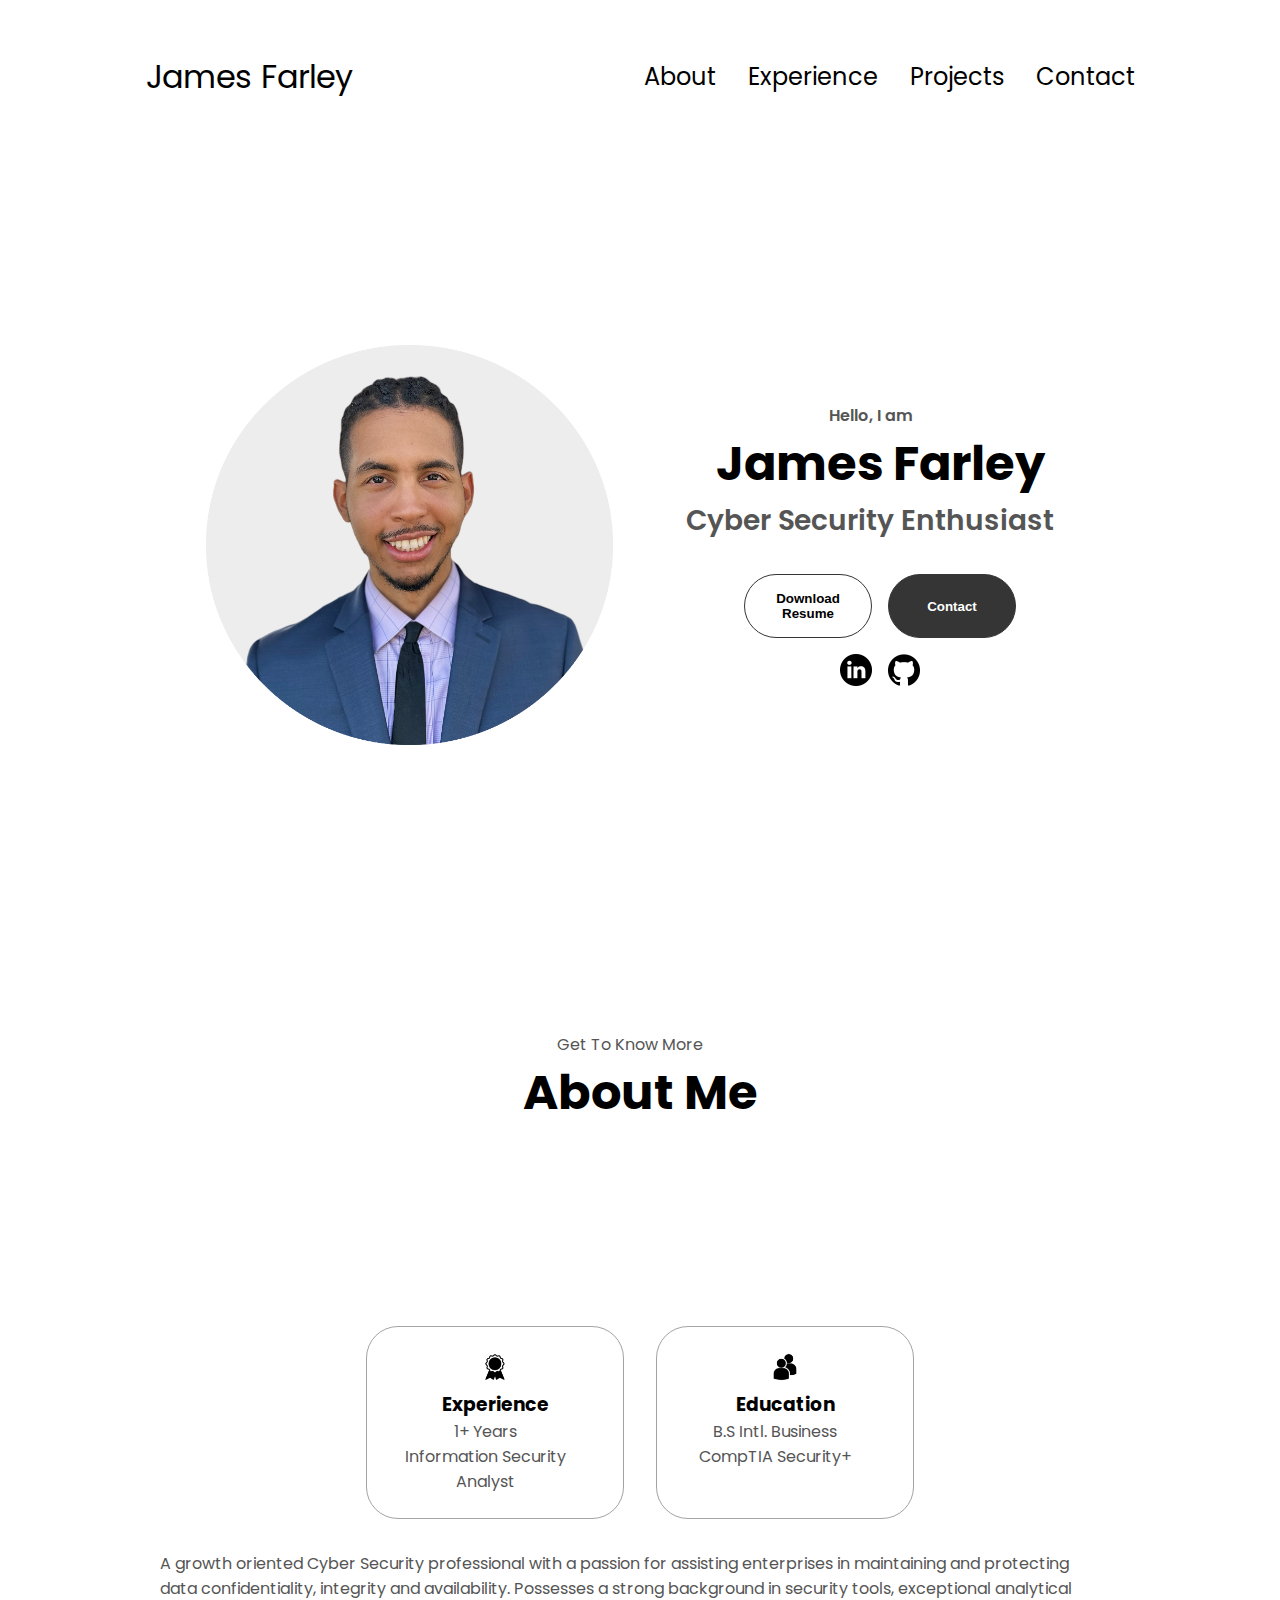
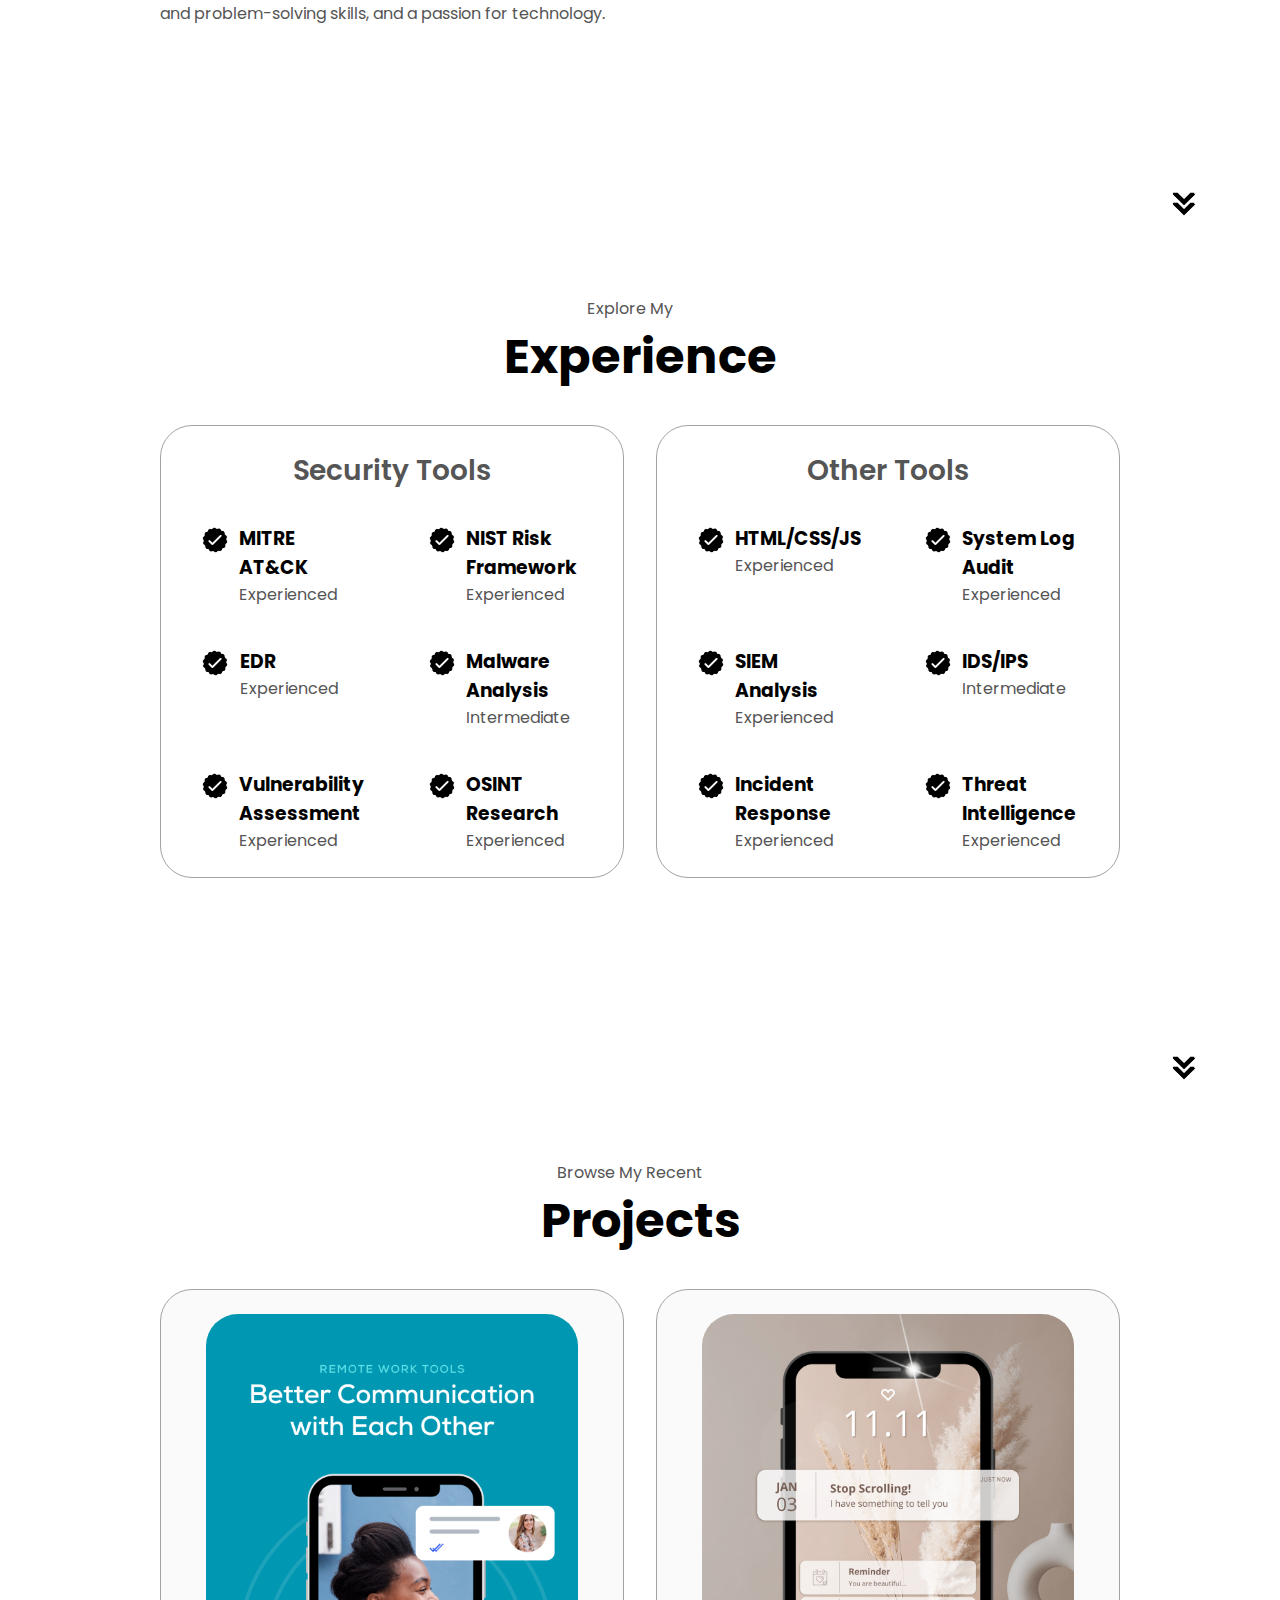
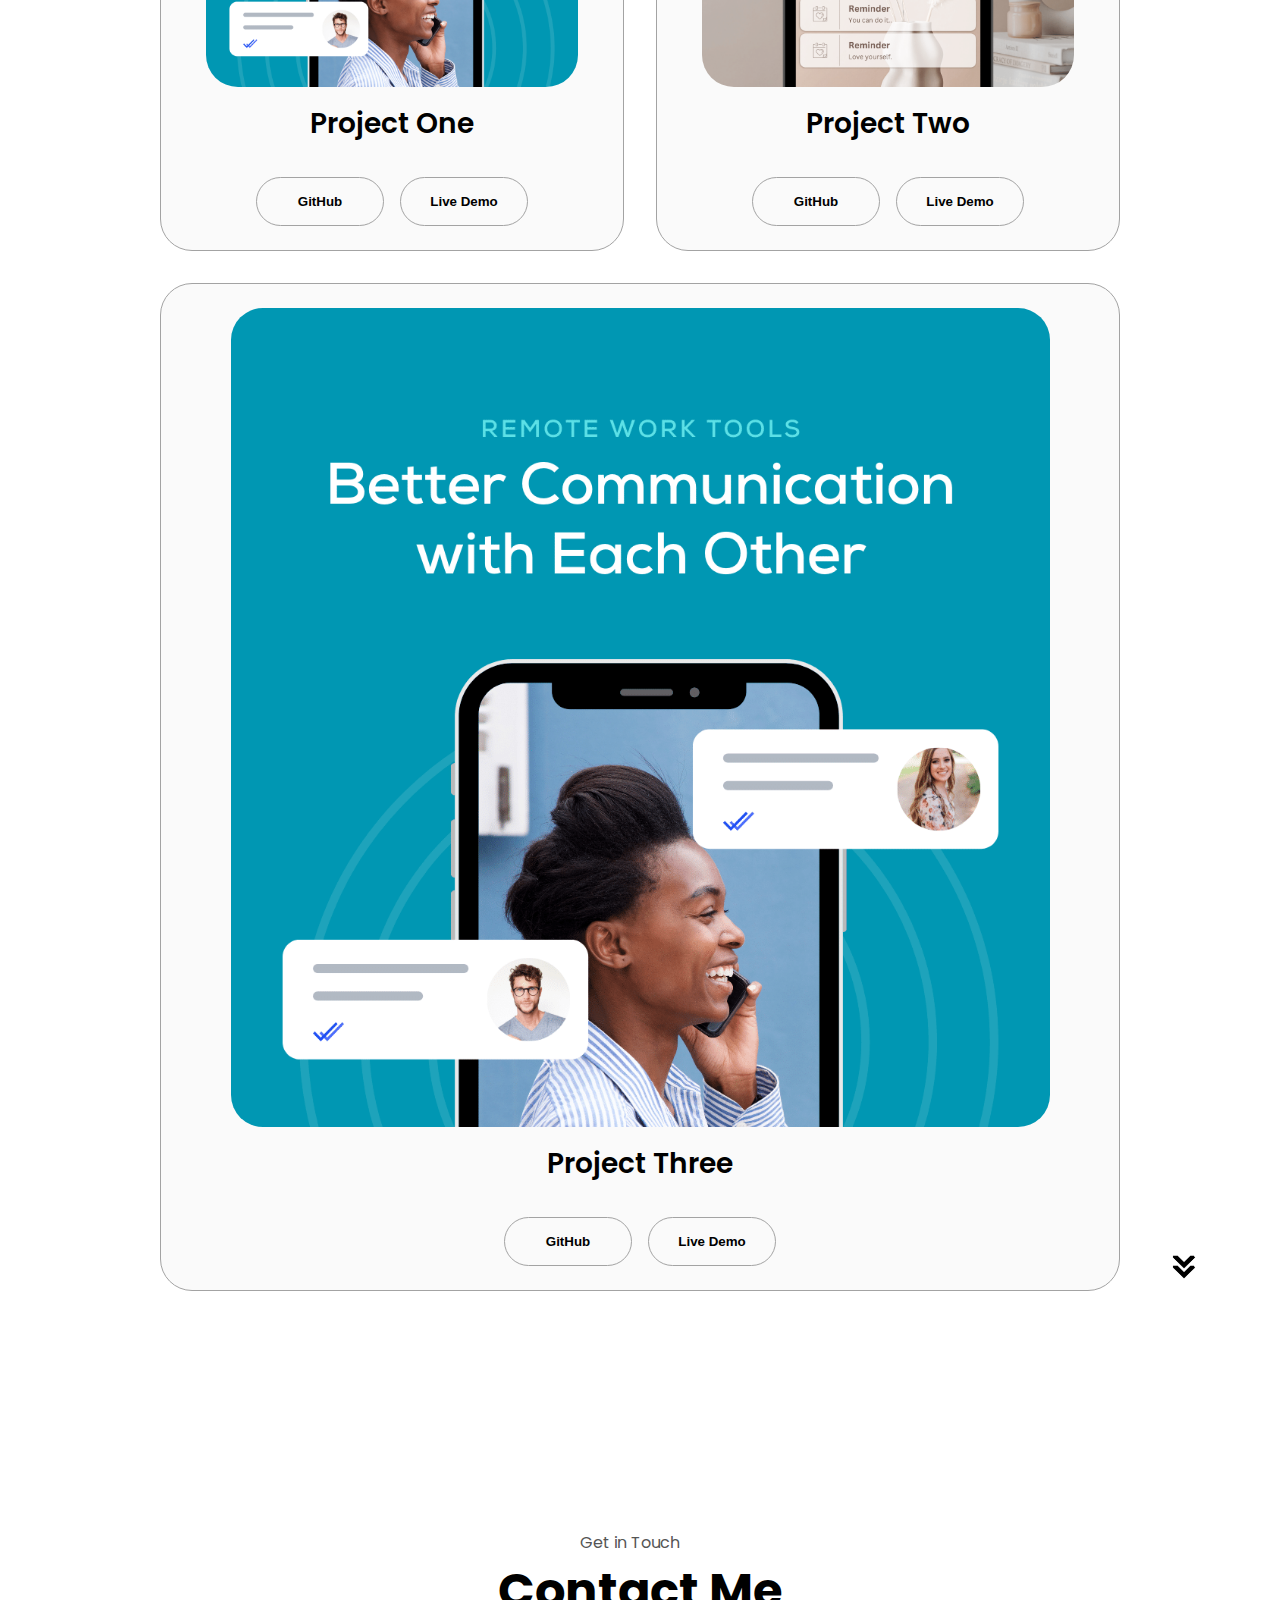
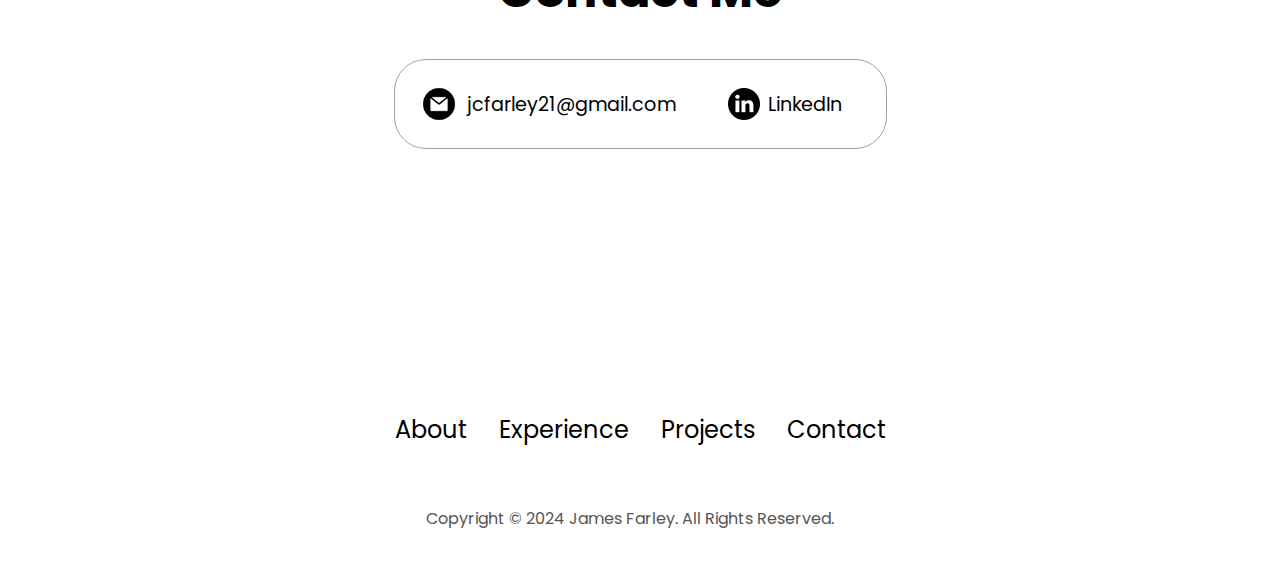
<file: index.html>
<!DOCTYPE html>
<html lang="en">
<head>
    <meta charset="UTF-8">
    <meta name="viewport" content="width=device-width, initial-scale=1.0">
    <title>My Portfolio</title>
    <link rel="stylesheet" href="style.css"> 
    <link rel="stylesheet" href="mediaqueries.css"> 
</head>
<body>
    <nav id="desktop-nav">
        <div class="logo">James Farley</div>
        <div>
            <ul class="nav-links">
                <li><a href="#about">About</a></li>
                <li><a href="#experience">Experience</a></li>
                <li><a href="#projects">Projects</a></li>
                <li><a href="#contact">Contact</a></li>
            </ul>
        </div>
    </nav>
     <nav id="hamburger-nav">
        <div class="logo">James Farley</div>
        <div class="hamburger-menu">
            <div class="hamburger-icon" onclick="toggleMenu()">
                <span></span>
                <span></span>
                <span></span>
            </div>
             <div class="menu-links">
                <li><a href="#about" onclick="toggleMenu()">About</a></li>
                <li><a href="#experience" onclick="toggleMenu()">Experience</a></li>
                <li><a href="#projects" onclick="toggleMenu()">Projects</a></li>
                <li><a href="#contact" onclick="toggleMenu()">Contact</a></li>
             </div>
        </div>
     </nav>

     <!-- SECTIONS -->
<section id="profile">
        <div class="section__pic-container">
            <img src="./assets/James_Farley_Photo-PhotoRoom.png-PhotoRoom(1).png" alt="James Farley Profile Pic">
        </div>
        <div class="section__text">
            <p class="section__text__pl">Hello, I am</p>
            <h1 class="title">James Farley</h1>
            <p class="section__text__p2">Cyber Security Enthusiast</p>
            <div class="btn-container"> <!--Resume-->
                <button class="btn btn-color-2" onclick="window.open('./assets/James Farley Resume 2023 Information Security 5g2.pdf')">Download Resume
                </button>
                <button class="btn btn-color-1" onclick="location.href='./#contact'">Contact
                </button>
            </div>
            <div id="socials-container">
                <img src="./assets/linkedin.png" alt="My LinkedIn Profile" class="icon" onclick="location.href='https://www.linkedin.com/in/james-farley-96939060/'">
                <img src="./assets/github.png" alt="My GitHub Profile" class="icon" onclick="location.href='https://github.com/chaseme2200'">
            </div>
        </div>
</section>

<section id="about">
        <p class="section__text__p1">Get To Know More</p>
        <h1 class="title">About Me</h1></p>
        <div class="section-container">
            <!-- <div class="section__pic-container">
                 <img src="./assets/about-pic.png" alt="Profile picture" class="about-pic">
            </div>  -->
            <div class="about-details-container">
                <div class="about-containers">
                    <div class="details-container">
                        <img src="./assets/experience.png" alt="experience icon" class="icon">
                        <h3>Experience</h3>
                        <p>1+ Years <br>Information Security Analyst</p>
                    </div>
                    <div class="details-container">
                        <img src="./assets/education.png" alt="education icon" class="icon">
                        <h3>Education</h3>
                        <p>B.S Intl. Business <br>CompTIA Security+</p>
                    </div>
                </div>
                 <div class="text-container">
                    <p>A growth oriented Cyber Security professional with a passion for assisting enterprises in maintaining and protecting data confidentiality, integrity and availability. Possesses a strong background in security tools, exceptional analytical and problem-solving skills, and a passion for technology. </p>
                 </div>
            </div>
        </div>
         <img src="./assets/arrow.png" alt="arrow icon" class="icon arrow"
         onclick="location.href='./#experience'">

</section>

<section id="experience">
        <p class="section__text__p1">Explore My</p>
        <h1 class="title">Experience</h1>
        <div class="experience-details-container">
            <div class="about-containers">
                <div class="details-container">
                    <h2 class="experience-sub-title">Security Tools</h2>
                    <div class="article-container">
                          

                        <article>
                            <img src="./assets/checkmark.png" alt="experience icon" class="icon">
                            <div>
                                <h3>MITRE AT&CK</h3>
                                <p>Experienced</p>
                            </div>
                        </article>
                        <article>
                            <img src="./assets/checkmark.png" alt="experience icon" class="icon">
                            <div>
                                <h3>NIST Risk Framework</h3>
                                <p>Experienced</p>
                            </div>
                        </article>
                        <article>
                            <img src="./assets/checkmark.png" alt="experience icon" class="icon">
                            <div class="edr">
                                <h3>EDR</h3>
                                <p>Experienced</p>
                            </div>
                        </article>
                        <article>
                            <img src="./assets/checkmark.png" alt="experience icon" class="icon">
                            <div>
                                <h3>Malware Analysis</h3>
                                <p>Intermediate</p>
                            </div>
                        </article>
                        <article>
                            <img src="./assets/checkmark.png" alt="experience icon" class="icon">
                            <div>
                                <h3>Vulnerability Assessment</h3>
                                <p>Experienced</p>
                            </div>
                        </article>
                        <article>
                            <img src="./assets/checkmark.png" alt="experience icon" class="icon">
                            <div>
                                <h3>OSINT Research </h3>
                                <p>Experienced</p>
                            </div>
                        </article>
                    </div>
                </div>
                <div class="details-container">
                    <h2 class="experience-sub-title">Other Tools</h2>
                    <div class="article-container">
                          

                        <article>
                            <img src="./assets/checkmark.png" alt="experience icon" class="icon">
                            <div>
                                <h3>HTML/CSS/JS</h3>
                                <p>Experienced</p>
                            </div>
                        </article>
                        <article>
                            <img src="./assets/checkmark.png" alt="experience icon" class="icon">
                            <div>
                                <h3>System Log Audit</h3>
                                <p>Experienced</p>
                            </div>
                        </article>
                        <article>
                            <img src="./assets/checkmark.png" alt="experience icon" class="icon">
                            <div>
                                <h3>SIEM Analysis</h3>
                                <p>Experienced</p>
                            </div>
                        </article>
                        <article>
                            <img src="./assets/checkmark.png" alt="experience icon" class="icon">
                            <div class="ids">
                                <h3>IDS/IPS</h3>
                                <p>Intermediate</p>
                            </div>
                        </article>
                        <article>
                            <img src="./assets/checkmark.png" alt="experience icon" class="icon">
                            <div>
                                <h3>Incident Response</h3>
                                <p>Experienced</p>
                            </div>
                        </article>
                        <article>
                            <img src="./assets/checkmark.png" alt="experience icon" class="icon">
                            <div>
                                <h3>Threat Intelligence </h3>
                                <p>Experienced</p>
                            </div>
                        </article>
            </div>
        </div>
        <img src="./assets/arrow.png" alt="arrow icon" class="icon arrow" onclick="location.href='./#projects'">
 </section>

 <section id="projects">
    <p class="section__text__p1">Browse My Recent</p>
    <h1 class="title">Projects</h1>
    <div class="experience-details-container">
        <div class="about-containers">
        <div class="details-container color-container">
            <div class="article-container">
                <img src="./assets/project-1.png" alt="project 1" class="project-img">
            </div>
            <h2 class="experience-sub-title project-title">Project One</h2>
            <div class="btn-container">
                <button class="btn btn-color-2 project-btn" onclick="location.href='https://github.com/'">
                    GitHub
                </button>
                <button class="btn btn-color-2 project-btn" onclick="location.href='https://github.com/'">
                    Live Demo
                </button>
            </div>
        </div>
        <div class="details-container color-container">
            <div class="article-container">
                <img src="./assets/project-2.png" alt="project 1" class="project-img">
            </div>
            <h2 class="experience-sub-title project-title">Project Two</h2>
            <div class="btn-container">
                <button class="btn btn-color-2 project-btn" onclick="location.href='https://github.com/'">
                    GitHub
                </button>
                <button class="btn btn-color-2 project-btn" onclick="location.href='https://github.com/'">
                    Live Demo
                </button>
            </div>
        </div>
        <div class="details-container color-container">
            <div class="article-container">
                <img src="./assets/project-1.png" alt="project 1" class="project-img">
            </div>
            <h2 class="experience-sub-title project-title">Project Three</h2>
            <div class="btn-container">
                <button class="btn btn-color-2 project-btn" onclick="location.href='https://github.com/'">
                    GitHub
                </button>
                <button class="btn btn-color-2 project-btn" onclick="location.href='https://github.com/'">
                    Live Demo
                </button>
            </div></div>
        </div>
    </div>
    <img src="./assets/arrow.png" alt="Arrow icon" class="icon arrow"
    onclick="location.href='./#contact'"/>


 </section>

 <section id="contact">
    <p class="section__text__p1">Get in Touch</p>
    <h1 class="title">Contact Me</h1>
    <div class="contact-info-upper-container">
        <div class="contact-info-container">
            <img src="./assets/email.png" alt="email icon" class="icon contact-icon email-icon">
            <p><a href=mailto:"jcfarley21@gmail.com">jcfarley21@gmail.com</a></p>
        </div>
        <div class="contact-info-container">
            <img src="./assets/linkedin.png" alt="LinkedIn icon" class="icon contact-icon">
            <p><a href="https://www.linkedin.com/in/james-farley-96939060/">LinkedIn</a></p>
        </div>
    </div>
 </section>

<footer>
    <nav>
        <div class="nav-links-container">
            <ul class="nav-links">
                <li><a href="#about">About</a></li>
                <li><a href="#experience">Experience</a></li>
                <li><a href="#projects">Projects</a></li>
                <li><a href="#contact">Contact</a></li>
            </ul>
        </div>
    </nav>
    <p>Copyright &#169; 2024 James Farley. All Rights Reserved.</p>
</footer> 


 <!-- JavaScript -->
    <script src="script.js"></script>
</body>
</html>
</file>
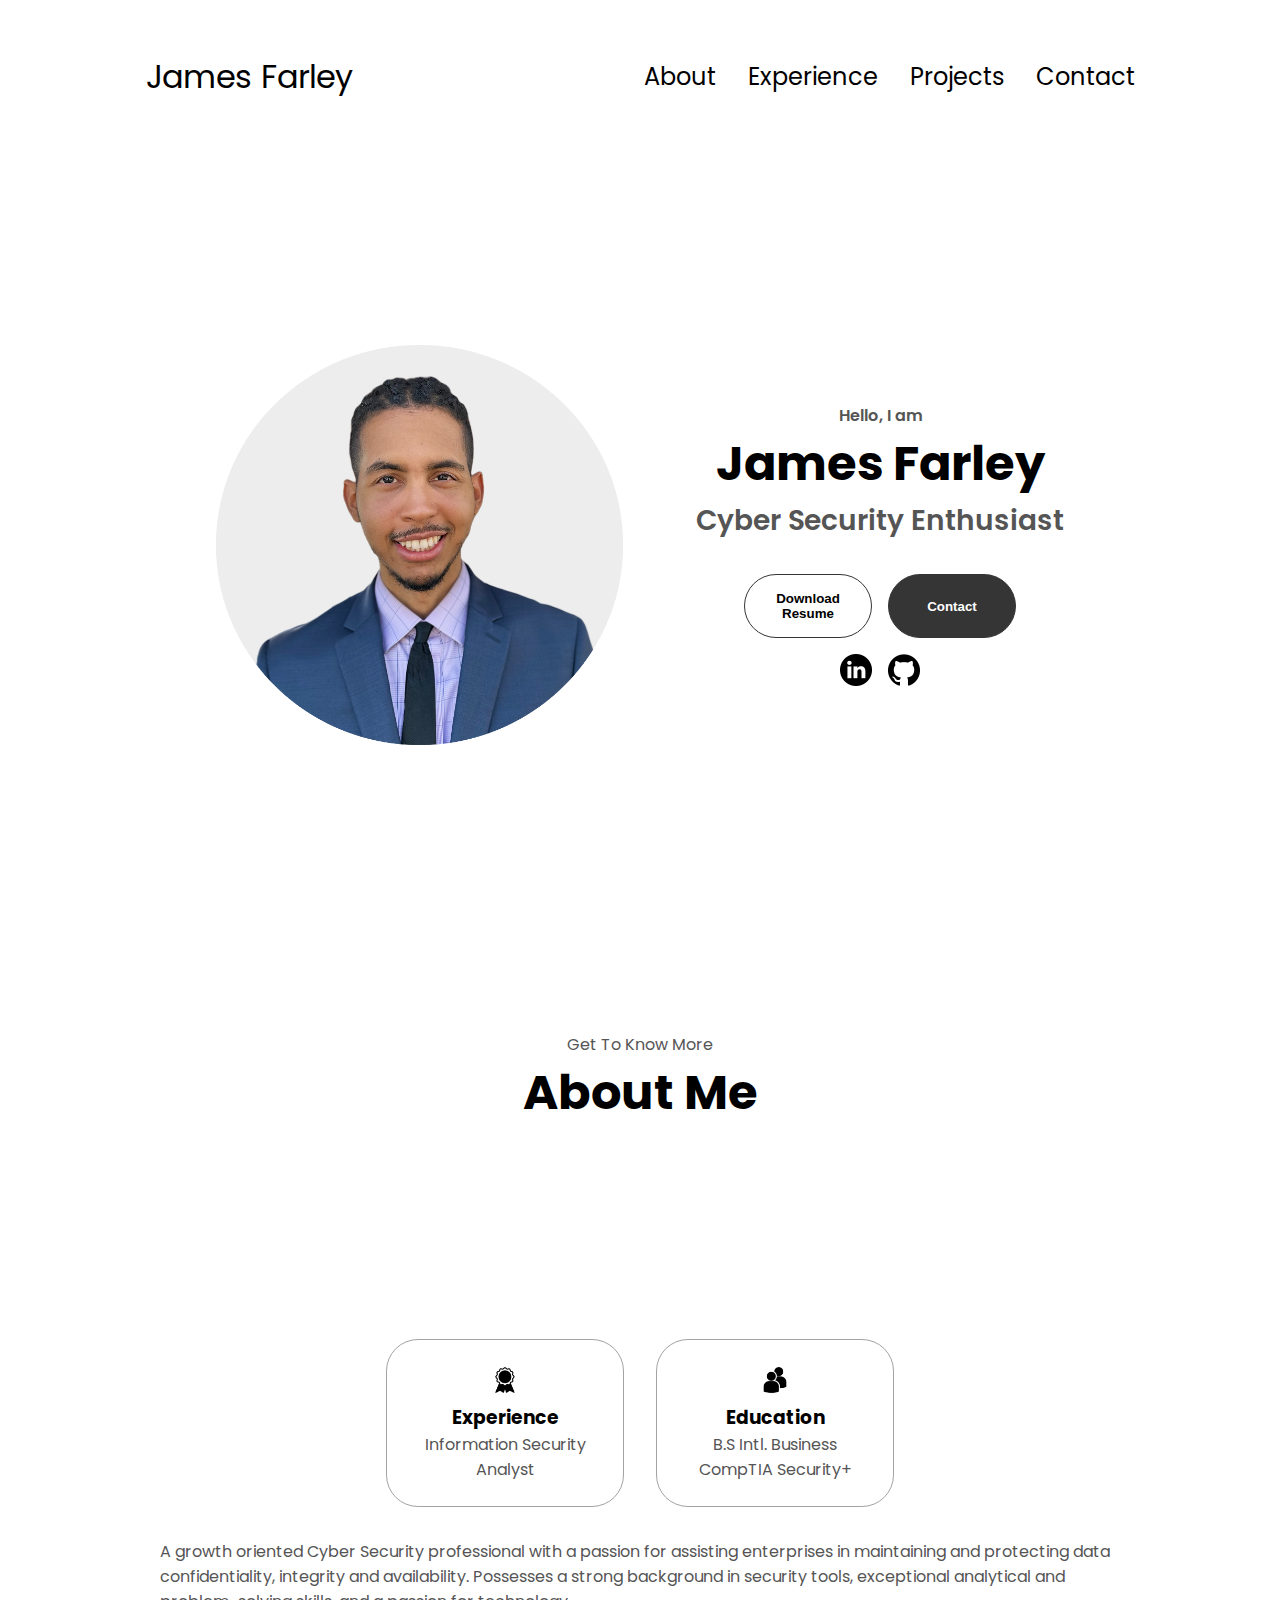
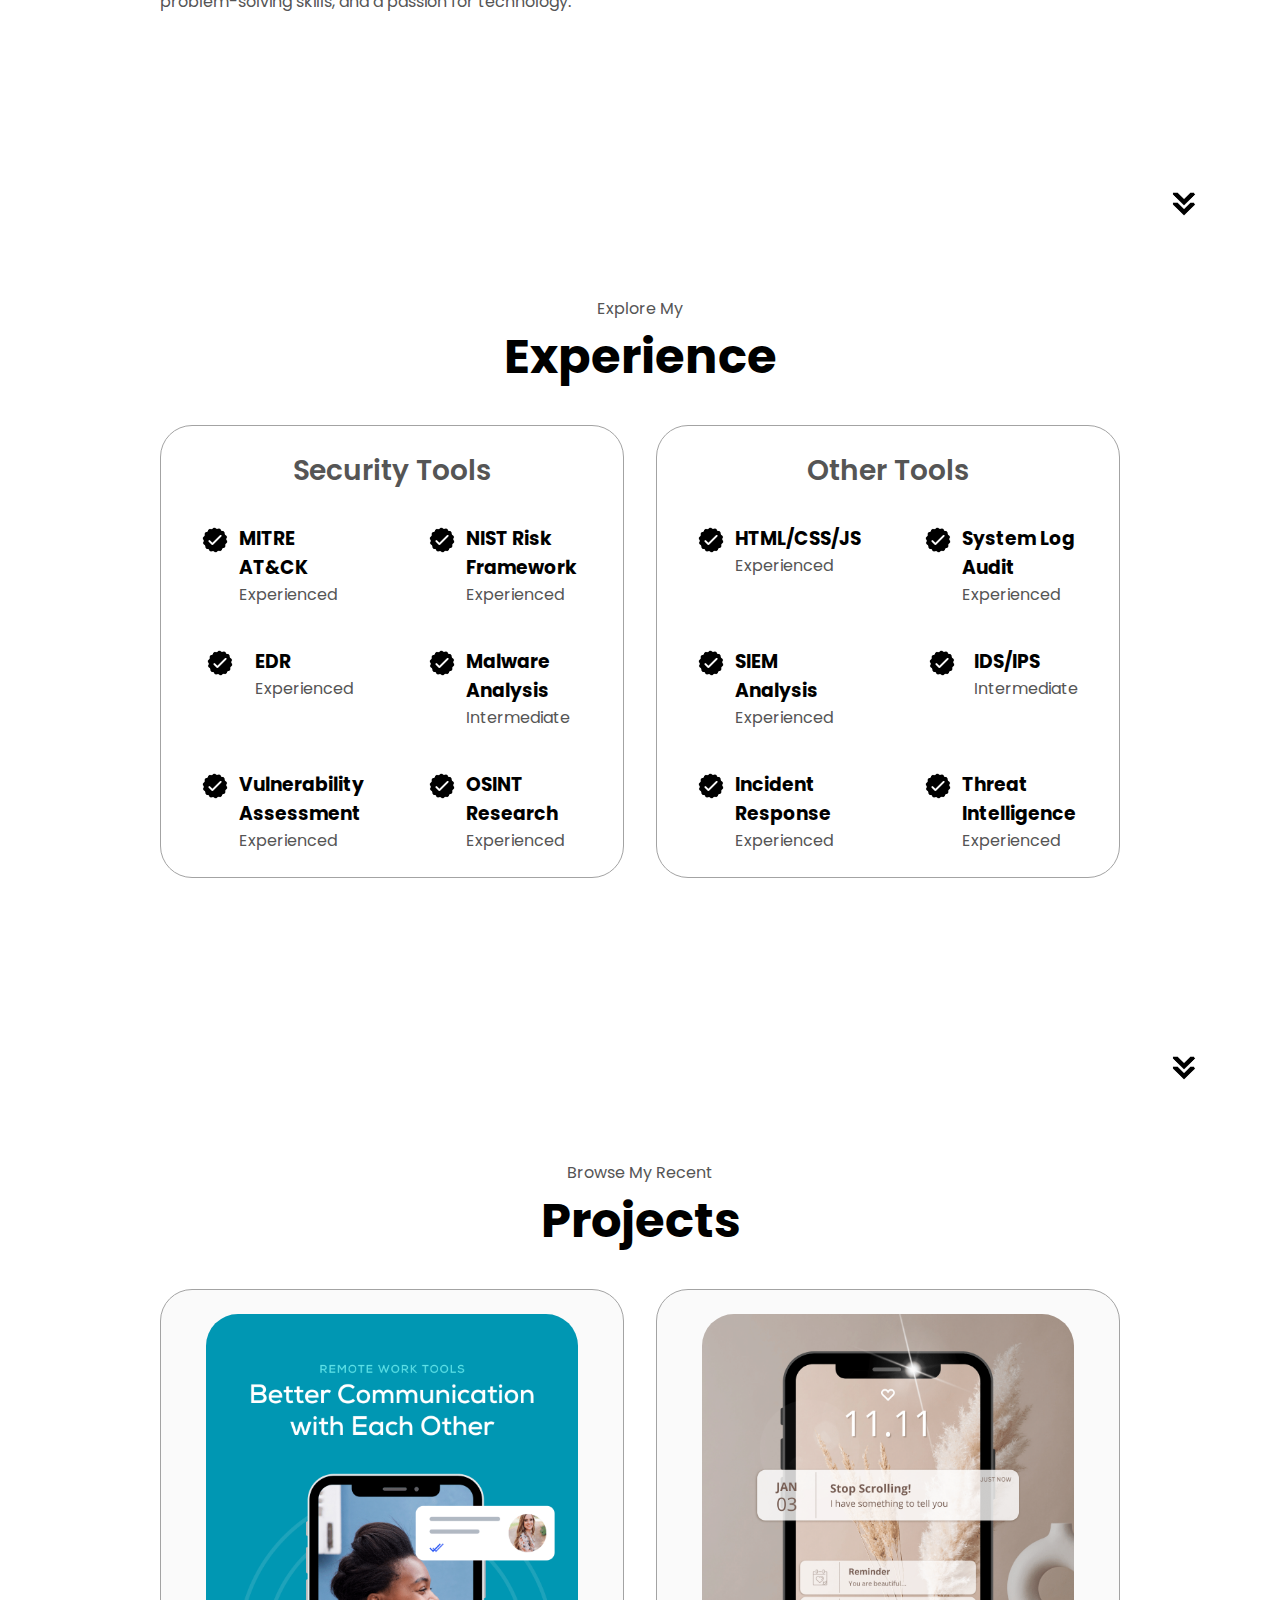
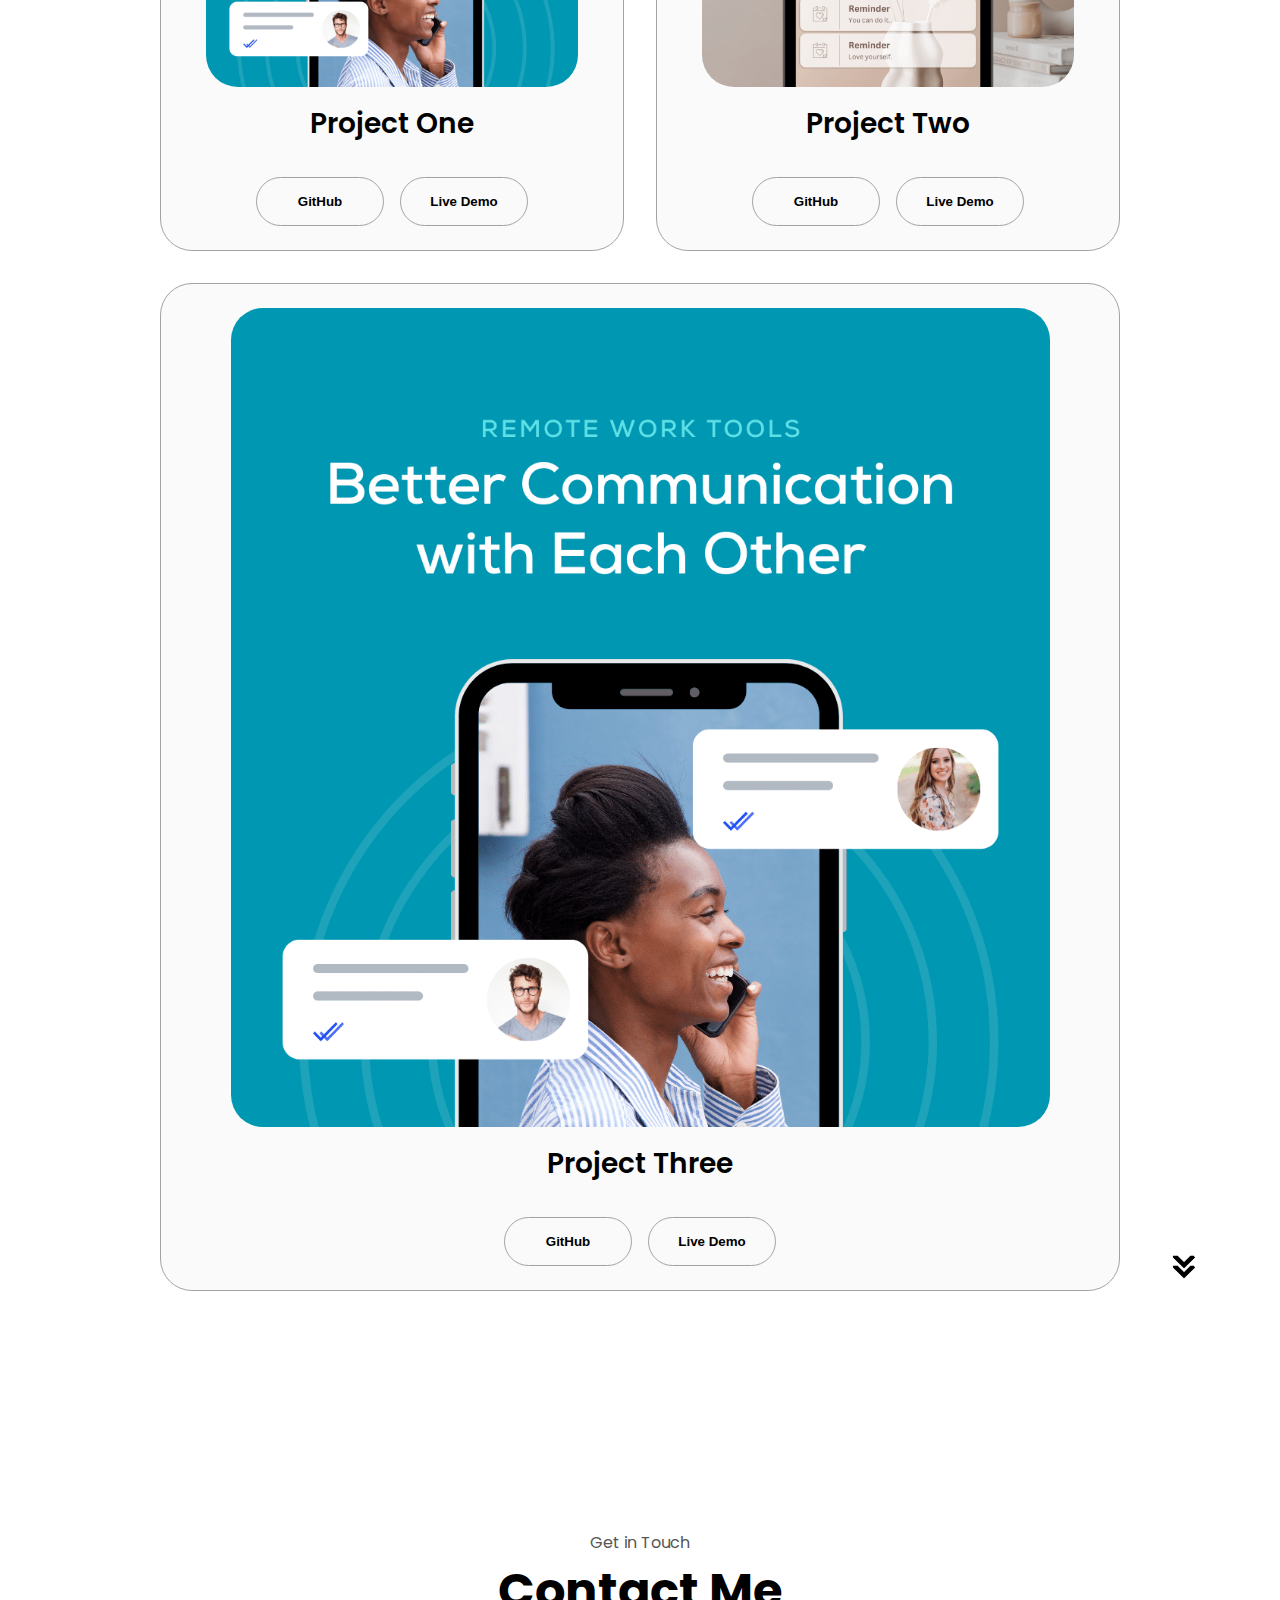
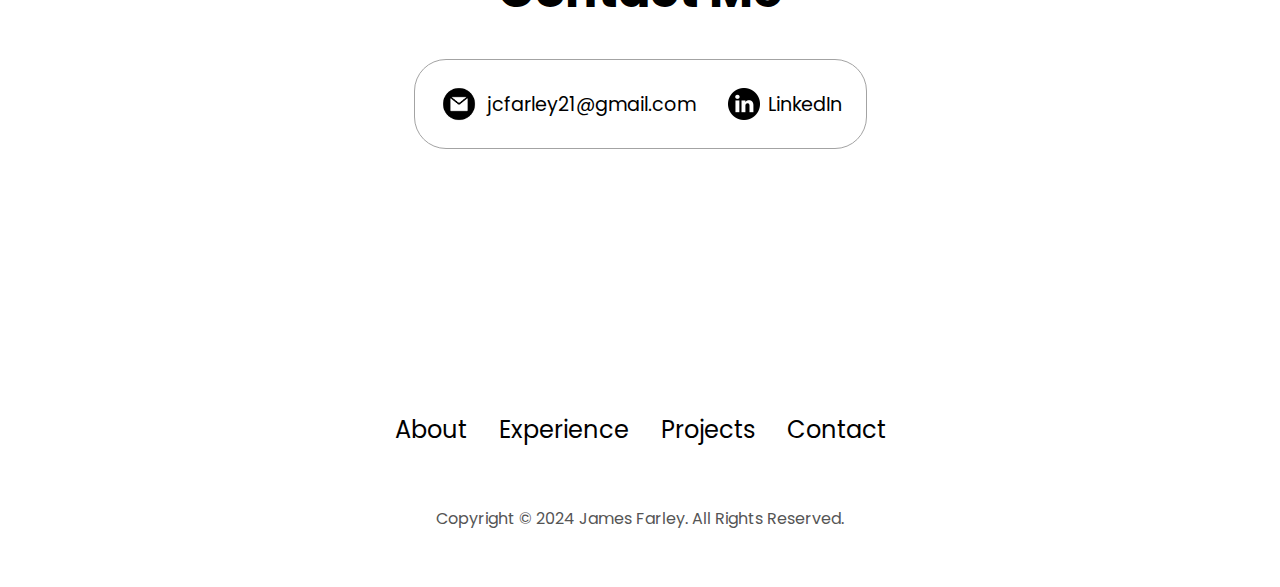
<file: resume_site3/index.html>
<!DOCTYPE html>
<html lang="en">
<head>
    <meta charset="UTF-8">
    <meta name="viewport" content="width=device-width, initial-scale=1.0">
    <title>My Portfolio</title>
    <link rel="stylesheet" href="style.css"> 
    <link rel="stylesheet" href="mediaqueries.css"> 
</head>
<body>
    <nav id="desktop-nav">
        <div class="logo">James Farley</div>
        <div>
            <ul class="nav-links">
                <li><a href="#about">About</a></li>
                <li><a href="#experience">Experience</a></li>
                <li><a href="#projects">Projects</a></li>
                <li><a href="#contact">Contact</a></li>
            </ul>
        </div>
    </nav>
     <nav id="hamburger-nav">
        <div class="logo">James Farley</div>
        <div class="hamburger-menu">
            <div class="hamburger-icon" onclick="toggleMenu()">
                <span></span>
                <span></span>
                <span></span>
            </div>
             <div class="menu-links">
                <li><a href="#about" onclick="toggleMenu()">About</a></li>
                <li><a href="#experience" onclick="toggleMenu()">Experience</a></li>
                <li><a href="#projects" onclick="toggleMenu()">Projects</a></li>
                <li><a href="#contact" onclick="toggleMenu()">Contact</a></li>
             </div>
        </div>
     </nav>

     <!-- SECTIONS -->
<section id="profile">
        <div class="section__pic-container">
            <img src="./assets/James_Farley_Photo-PhotoRoom.png-PhotoRoom(1).png" alt="James Farley Profile Pic">
        </div>
        <div class="section__text">
            <p class="section__text__pl">Hello, I am</p>
            <h1 class="title">James Farley</h1>
            <p class="section__text__p2">Cyber Security Enthusiast</p>
            <div class="btn-container"> <!--Resume-->
                <button class="btn btn-color-2" onclick="window.open('./assets/James Farley Resume 2023 Information Security 5g2.pdf')">Download Resume
                </button>
                <button class="btn btn-color-1" onclick="location.href='./#contact'">Contact
                </button>
            </div>
            <div id="socials-container">
                <img src="./assets/linkedin.png" alt="My LinkedIn Profile" class="icon" onclick="location.href='https://www.linkedin.com/in/james-farley-96939060/'">
                <img src="./assets/github.png" alt="My GitHub Profile" class="icon" onclick="location.href='https://github.com/chaseme2200'">
            </div>
        </div>
</section>

<section id="about">
        <p class="section__text__p1">Get To Know More</p>
        <h1 class="title">About Me</h1></p>
        <div class="section-container">
            <!-- <div class="section__pic-container">
                 <img src="./assets/about-pic.png" alt="Profile picture" class="about-pic">
            </div>  -->
            <div class="about-details-container">
                <div class="about-containers">
                    <div class="details-container">
                        <img src="./assets/experience.png" alt="experience icon" class="icon">
                        <h3>Experience</h3>
                        <p>Information Security Analyst</p>
                    </div>
                    <div class="details-container">
                        <img src="./assets/education.png" alt="education icon" class="icon">
                        <h3>Education</h3>
                        <p>B.S Intl. Business <br>CompTIA Security+</p>
                    </div>
                </div>
                 <div class="text-container">
                    <p>A growth oriented Cyber Security professional with a passion for assisting enterprises in maintaining and protecting data confidentiality, integrity and availability. Possesses a strong background in security tools, exceptional analytical and problem-solving skills, and a passion for technology. </p>
                 </div>
            </div>
        </div>
         <img src="./assets/arrow.png" alt="arrow icon" class="icon arrow"
         onclick="location.href='./#experience'">

</section>

<section id="experience">
        <p class="section__text__p1">Explore My</p>
        <h1 class="title">Experience</h1>
        <div class="experience-details-container">
            <div class="about-containers">
                <div class="details-container">
                    <h2 class="experience-sub-title">Security Tools</h2>
                    <div class="article-container">
                          

                        <article>
                            <img src="./assets/checkmark.png" alt="experience icon" class="icon">
                            <div>
                                <h3>MITRE AT&CK</h3>
                                <p>Experienced</p>
                            </div>
                        </article>
                        <article>
                            <img src="./assets/checkmark.png" alt="experience icon" class="icon">
                            <div>
                                <h3>NIST Risk Framework</h3>
                                <p>Experienced</p>
                            </div>
                        </article>
                        <article>
                            <img src="./assets/checkmark.png" alt="experience icon" class="icon">
                            <div>
                                <h3>EDR</h3>
                                <p>Experienced</p>
                            </div>
                        </article>
                        <article>
                            <img src="./assets/checkmark.png" alt="experience icon" class="icon">
                            <div>
                                <h3>Malware Analysis</h3>
                                <p>Intermediate</p>
                            </div>
                        </article>
                        <article>
                            <img src="./assets/checkmark.png" alt="experience icon" class="icon">
                            <div>
                                <h3>Vulnerability Assessment</h3>
                                <p>Experienced</p>
                            </div>
                        </article>
                        <article>
                            <img src="./assets/checkmark.png" alt="experience icon" class="icon">
                            <div>
                                <h3>OSINT Research </h3>
                                <p>Experienced</p>
                            </div>
                        </article>
                    </div>
                </div>
                <div class="details-container">
                    <h2 class="experience-sub-title">Other Tools</h2>
                    <div class="article-container">
                          

                        <article>
                            <img src="./assets/checkmark.png" alt="experience icon" class="icon">
                            <div>
                                <h3>HTML/CSS/JS</h3>
                                <p>Experienced</p>
                            </div>
                        </article>
                        <article>
                            <img src="./assets/checkmark.png" alt="experience icon" class="icon">
                            <div>
                                <h3>System Log Audit</h3>
                                <p>Experienced</p>
                            </div>
                        </article>
                        <article>
                            <img src="./assets/checkmark.png" alt="experience icon" class="icon">
                            <div>
                                <h3>SIEM Analysis</h3>
                                <p>Experienced</p>
                            </div>
                        </article>
                        <article>
                            <img src="./assets/checkmark.png" alt="experience icon" class="icon">
                            <div>
                                <h3>IDS/IPS</h3>
                                <p>Intermediate</p>
                            </div>
                        </article>
                        <article>
                            <img src="./assets/checkmark.png" alt="experience icon" class="icon">
                            <div>
                                <h3>Incident Response</h3>
                                <p>Experienced</p>
                            </div>
                        </article>
                        <article>
                            <img src="./assets/checkmark.png" alt="experience icon" class="icon">
                            <div>
                                <h3>Threat Intelligence </h3>
                                <p>Experienced</p>
                            </div>
                        </article>
            </div>
        </div>
        <img src="./assets/arrow.png" alt="arrow icon" class="icon arrow" onclick="location.href='./#projects'">
 </section>

 <section id="projects">
    <p class="section__text__p1">Browse My Recent</p>
    <h1 class="title">Projects</h1>
    <div class="experience-details-container">
        <div class="about-containers">
        <div class="details-container color-container">
            <div class="article-container">
                <img src="./assets/project-1.png" alt="project 1" class="project-img">
            </div>
            <h2 class="experience-sub-title project-title">Project One</h2>
            <div class="btn-container">
                <button class="btn btn-color-2 project-btn" onclick="location.href='https://github.com/'">
                    GitHub
                </button>
                <button class="btn btn-color-2 project-btn" onclick="location.href='https://github.com/'">
                    Live Demo
                </button>
            </div>
        </div>
        <div class="details-container color-container">
            <div class="article-container">
                <img src="./assets/project-2.png" alt="project 1" class="project-img">
            </div>
            <h2 class="experience-sub-title project-title">Project Two</h2>
            <div class="btn-container">
                <button class="btn btn-color-2 project-btn" onclick="location.href='https://github.com/'">
                    GitHub
                </button>
                <button class="btn btn-color-2 project-btn" onclick="location.href='https://github.com/'">
                    Live Demo
                </button>
            </div>
        </div>
        <div class="details-container color-container">
            <div class="article-container">
                <img src="./assets/project-1.png" alt="project 1" class="project-img">
            </div>
            <h2 class="experience-sub-title project-title">Project Three</h2>
            <div class="btn-container">
                <button class="btn btn-color-2 project-btn" onclick="location.href='https://github.com/'">
                    GitHub
                </button>
                <button class="btn btn-color-2 project-btn" onclick="location.href='https://github.com/'">
                    Live Demo
                </button>
            </div></div>
        </div>
    </div>
    <img src="./assets/arrow.png" alt="Arrow icon" class="icon arrow"
    onclick="location.href='./#contact'"/>


 </section>

 <section id="contact">
    <p class="section__text__p1">Get in Touch</p>
    <h1 class="title">Contact Me</h1>
    <div class="contact-info-upper-container">
        <div class="contact-info-container">
            <img src="./assets/email.png" alt="email icon" class="icon contact-icon email-icon">
            <p><a href=mailto:"jcfarley21@gmail.com">jcfarley21@gmail.com</a></p>
        </div>
        <div class="contact-info-container">
            <img src="./assets/linkedin.png" alt="LinkedIn icon" class="icon contact-icon">
            <p><a href="https://www.linkedin.com/in/james-farley-96939060/">LinkedIn</a></p>
        </div>
    </div>
 </section>

<footer>
    <nav>
        <div class="nav-links-container">
            <ul class="nav-links">
                <li><a href="#about">About</a></li>
                <li><a href="#experience">Experience</a></li>
                <li><a href="#projects">Projects</a></li>
                <li><a href="#contact">Contact</a></li>
            </ul>
        </div>
    </nav>
    <p>Copyright &#169; 2024 James Farley. All Rights Reserved.</p>
</footer> 


 <!-- JavaScript -->
    <script src="script.js"></script>
</body>
</html>
</file>
<file: style.css>
/* GENERAL */

@import url('https://fonts.googleapis.com/css2?family=Poppins:wght@300;400;500;600&display=swap');

* {
    margin: 0;
    padding: 0;
    
}

body {
    font-family: 'Poppins', sans-serif; 
}

html {
    scroll-behavior: smooth;
}

p {
    color: rgb(85, 85, 85);
}

/* Transition */

a, 
.btn {
    transition: all 300ms ease;
}

/* DESKTOP NAV */

nav, .nav-links {
    display: flex;

}

nav {
    justify-content: space-around;
    align-items: center;
    height: 17vh;
}

.nav-links {
    gap: 2rem;
    list-style: none;
    font-size: 1.5rem;
}

a {
    color: black;
    text-decoration: none;
    text-decoration-color: white;

}

a:hover {
    color: grey;
    text-decoration: underline;
    text-underline-offset: 1rem; 
    text-decoration-color: rgb(181, 181, 181);
}

.logo {
    font-size: 2rem;
}

.logo:hover {
    cursor: default;
}

/* HAMBURGER MENU */

#hamburger-nav {
    display: none;
}

.hamburger-menu {
    position: relative;
    display: inline-block;

}

.hamburger-icon {
    display: flex;
    flex-direction: column;
    justify-content: space-between;
    height: 24px;
    width: 30px;
    cursor: pointer;
}

.hamburger-icon span {
    width: 100%;
    height: 2px;
    background-color: black;
    transition: all 0.3 ease-in-out;
}

.menu-links {
    position: absolute;
    top: 100%;
    right: 0%;
    background: white;
    width: fit-content;
    max-height: 0;
    overflow: hidden;
    transition: all 0.3 ease-in-out;
}

.menu-links a {
    display: block;
    padding: 10px;
    text-align: center;
    font-size: 1.5rem;
    color: black;
    text-decoration: none;
    transition: all 0.3 ease-in-out;
}

.menu-links li {
    list-style: none;

}

.menu-links.open {
    max-height: 300px;
}

.hamburger-icon.open span:first-child {
    transform: rotate(45deg) translate(10px, 5px);

}

.hamburger-icon.open span:nth-child(2) {
    opacity: 0;
}

.hamburger-icon.open span:last-child {
    transform: rotate(-45deg) translate(10px, -5px);
}

.hamburger-icon span:first-child {
    transform: none;
}
.hamburger-icon span:first-child {
    opacity: 1;
}
.hamburger-icon span:first-child {
    transform: none;
}

/* SECTIONS */

section {
    padding-top: 4vh;
    height: 96vh;
    margin: 0 10rem;
    box-sizing: border-box;
    min-height: fit-content;
}

.section-container {
    display: flex;
}

/* PROFILE SECTION */

#profile {
    display: flex;
    justify-content: center;
    gap: 5rem;
    height: 80vh;
}

.section__pic-container {
    display: flex;
    height: 400px;
    width: 450px;
    margin: auto 0;
}

.section__text {
    align-self: center;
    text-align: center;

}

.section__text p {
    font-weight: 600;

}

.section__text__p1 {
    text-align: center;
}

.section__text__p2 {
    font-size: 1.75rem;
    margin-bottom: 1rem;
}

.title {
    font-size: 3rem;
    text-align: center;
}

#socials-container {
    display: flex;
    justify-content: center;
    margin-top: 1rem;
    gap: 1rem;
}

/* ICONS */

.icon {
    cursor: pointer;
    height: 2rem;
}

/* BUTTONS */   

.btn-container {
    display: flex;
    justify-content: center;
    gap: 1rem;
    padding-top: 1rem;
}

.btn {
    font-weight: 600;
    transition: all 300ms ease;
    padding: 1rem;
    width: 8rem;
    border-radius: 2rem;
}

.btn-color-1, .btn-color-2 {
    border: rgb(53, 53, 53) 0.1rem solid;
}

.btn-color-1:hover, 
.btn-color-2:hover {
    cursor: pointer;
}

.btn-color-1, 
.btn-color-2:hover {
    background: rgb(53, 53, 53);
    color: white;
}

.btn-color-1:hover {
    background: rgb(0, 0, 0);
}

.btn-color-2 {
    background: none;
}

.btn-color-2:hover {
    border: rgb(255, 255, 255) 0.1rem solid;
    
    
}

.btn-container {
    gap: 1rem;
}

/* ABOUT SECTION */

#about {
    position: relative;
}

.about-containers {
    gap: 2rem;
    margin-bottom: 2rem;
    margin-top: 2rem;
    margin-right: auto;
    
}

.about-details-container {
    justify-content: center;
    flex-direction: column;
    
}

.about-containers, .about-details-container {
    display: flex;
    margin-left: auto;
    
}

.about-pic {
    border-radius: 2rem;
}

.arrow {
    position: absolute;
    right: -5rem;
    bottom: 2.5rem;
}

.details-container {
    padding: 1.5rem;
    flex: 1;
    background: white;
    border-radius: 2rem;
    border: rgb(53, 53, 53) 0.1rem solid;
    border-color: rgb(163, 163, 163);
    text-align: center;
    
      
}

.section-container {
    gap: 4rem;
    height: 80%;
    margin: auto 0;

}

 .section__pic-container {
    height: 400px;
    width: 400px;
    margin: auto 0;
} 

/* EXPERIENCE SECTION  */

* #experience {
    position: relative;
} 

.experience-sub-title {
    color: rgb(85, 85, 85);
    font-weight: 600;
    font-size: 1.75rem;
    margin-bottom: 2rem;
}

.experience-details-container {
    display: flex;
    justify-content: center;
    flex-direction: column;

}

.article-container {
    display: flex;
    text-align: initial;
    flex-wrap: wrap;
    flex-direction: row;
    gap: 2.5rem;
    justify-content: space-around;
    
}

article {
    display: flex;
    width: 10rem;
    justify-content: space-around;
    gap: 0.5rem;
}

article .icon {
    cursor: default;
}

.edr h3, p {
    margin-right: 25px;
}

.ids h3, p {
    margin-right: 20px;
}

/* PROJECTS SECTION */

#projects {
    position: relative;
}

.color-container {
    border-color: rgb(163, 163, 163);
    background: rgb(250, 250, 250);
}

.project-img {
    border-radius: 2rem;
    width: 90%;
    height: 90%;
}

.project-title {
    margin: 1rem;
    color: black;
}

.project-btn {
    color: black;
    border-color: rgb(163, 163, 163);
}


/* CONTACT SECTION */

#contact {
    display: flex;
    justify-content: center;
    flex-direction: column;
    height: 70vh;
}

.contact-info-upper-container {
    display: flex;
    justify-content: center;
    border-radius: 2rem;
    border: rgb(53, 53, 53) 0.1rem solid;
    border-color: rgb(163, 163, 163);
    background: (250, 250, 250);
    margin: 2rem auto;
    padding: 0.5rem;
}

.contact-info-container {
    display: flex;
    align-items: center;
    justify-content: center;
    gap: 0.5rem;
    margin: 1rem;
}

.contact-info-container p {
    font-size: larger;
   

}

.contact-icon {
    cursor: default;
    height: 2rem;
}

.email-icon {
    height: 2.5rem;
}

/* FOOTER SECTION */

footer {
    height: 26vh;
    margin: 0 1rem;
}

footer p {
    text-align: center;
}
</file>
<file: mediaqueries.css>
@media screen and (max-width: 1400px) {
    #profile {
        height: 83vh;
        margin-bottom: 6rem;
    }
    .about-containers {
        flex-wrap: wrap;
    }
}

@media screen and (max-width: 1200px) {
    #desktop-nav {
        display: none;
    }
    #hamburger-nav {
        display: flex;
    }
    #experience,
     .experience-details-container {
        margin-top: 2rem;
    }
    #profile, .section-container {
        display: block;
    }
    .arrow {
        display: none;
    }
    section,
    .section-container {
        height: fit-content;
    }
    section {
        margin: 0 5%;
    }
    .section__pic-container {
        width: 275px;
        height: 275px;
        margin: 0 auto 2rem;
    }
    .about-containers {
        margin-top: 0;
    }
   
}

@media screen and (max-width: 600px) {
    #contact, 
    footer {
        height: 40vh;
    }
    #profile {
        height: 83vh;
        margin-bottom: 0;
    }
    article {
        font-size: 1rem;
    }
    footer nav {
        height: fit-content;
        margin-bottom: 2rem;
    }
    .about-containers, 
    .contact-info-upper-container, 
    .btn-container {
        flex-wrap: wrap;
    }
    .contact-info-container {
        margin: 0;
    }
    .contact-info-container p, .nav-links li a {
        font-size: 1rem;
    }
    .experience-sub-title {
        font-size: 1.25rem;
    }
    .logo {
        font-size: 1.5rem;
    }
    .nav-links {
        flex-direction: column;
        gap: 0.5rem;
        text-align: center;
    }
    .section__pic-container {
        width: auto;
        height: 46vw;
        justify-content: center;
    }
    .section__text__p2 {
        font-size: 1.25rem;
    }
    .title {
        font-size: 2rem;
    }
    .text-container {
        text-align: justify;
    }
}
</file>
<file: resume_site3/style.css>
/* GENERAL */

@import url('https://fonts.googleapis.com/css2?family=Poppins:wght@300;400;500;600&display=swap');

* {
    margin: 0;
    padding: 0;
    
}

body {
    font-family: 'Poppins', sans-serif; 
}

html {
    scroll-behavior: smooth;
}

p {
    color: rgb(85, 85, 85);
}

/* Transition */

a, 
.btn {
    transition: all 300ms ease;
}

/* DESKTOP NAV */

nav, .nav-links {
    display: flex;

}

nav {
    justify-content: space-around;
    align-items: center;
    height: 17vh;
}

.nav-links {
    gap: 2rem;
    list-style: none;
    font-size: 1.5rem;
}

a {
    color: black;
    text-decoration: none;
    text-decoration-color: white;

}

a:hover {
    color: grey;
    text-decoration: underline;
    text-underline-offset: 1rem; 
    text-decoration-color: rgb(181, 181, 181);
}

.logo {
    font-size: 2rem;
}

.logo:hover {
    cursor: default;
}

/* HAMBURGER MENU */

#hamburger-nav {
    display: none;
}

.hamburger-menu {
    position: relative;
    display: inline-block;

}

.hamburger-icon {
    display: flex;
    flex-direction: column;
    justify-content: space-between;
    height: 24px;
    width: 30px;
    cursor: pointer;
}

.hamburger-icon span {
    width: 100%;
    height: 2px;
    background-color: black;
    transition: all 0.3 ease-in-out;
}

.menu-links {
    position: absolute;
    top: 100%;
    right: 0%;
    background: white;
    width: fit-content;
    max-height: 0;
    overflow: hidden;
    transition: all 0.3 ease-in-out;
}

.menu-links a {
    display: block;
    padding: 10px;
    text-align: center;
    font-size: 1.5rem;
    color: black;
    text-decoration: none;
    transition: all 0.3 ease-in-out;
}

.menu-links li {
    list-style: none;

}

.menu-links.open {
    max-height: 300px;
}

.hamburger-icon.open span:first-child {
    transform: rotate(45deg) translate(10px, 5px);

}

.hamburger-icon.open span:nth-child(2) {
    opacity: 0;
}

.hamburger-icon.open span:last-child {
    transform: rotate(-45deg) translate(10px, -5px);
}

.hamburger-icon span:first-child {
    transform: none;
}
.hamburger-icon span:first-child {
    opacity: 1;
}
.hamburger-icon span:first-child {
    transform: none;
}

/* SECTIONS */

section {
    padding-top: 4vh;
    height: 96vh;
    margin: 0 10rem;
    box-sizing: border-box;
    min-height: fit-content;
}

.section-container {
    display: flex;
}

/* PROFILE SECTION */

#profile {
    display: flex;
    justify-content: center;
    gap: 5rem;
    height: 80vh;
}

.section__pic-container {
    display: flex;
    height: 400px;
    width: 450px;
    margin: auto 0;
}

.section__text {
    align-self: center;
    text-align: center;

}

.section__text p {
    font-weight: 600;

}

.section__text__p1 {
    text-align: center;
}

.section__text__p2 {
    font-size: 1.75rem;
    margin-bottom: 1rem;
}

.title {
    font-size: 3rem;
    text-align: center;
}

#socials-container {
    display: flex;
    justify-content: center;
    margin-top: 1rem;
    gap: 1rem;
}

/* ICONS */

.icon {
    cursor: pointer;
    height: 2rem;
}

/* BUTTONS */   

.btn-container {
    display: flex;
    justify-content: center;
    gap: 1rem;
    padding-top: 1rem;
}

.btn {
    font-weight: 600;
    transition: all 300ms ease;
    padding: 1rem;
    width: 8rem;
    border-radius: 2rem;
}

.btn-color-1, .btn-color-2 {
    border: rgb(53, 53, 53) 0.1rem solid;
}

.btn-color-1:hover, 
.btn-color-2:hover {
    cursor: pointer;
}

.btn-color-1, 
.btn-color-2:hover {
    background: rgb(53, 53, 53);
    color: white;
}

.btn-color-1:hover {
    background: rgb(0, 0, 0);
}

.btn-color-2 {
    background: none;
}

.btn-color-2:hover {
    border: rgb(255, 255, 255) 0.1rem solid;
    
    
}

.btn-container {
    gap: 1rem;
}

/* ABOUT SECTION */

#about {
    position: relative;
}

.about-containers {
    gap: 2rem;
    margin-bottom: 2rem;
    margin-top: 2rem;
    margin-right: auto;
    
}

.about-details-container {
    justify-content: center;
    flex-direction: column;
    
}

.about-containers, .about-details-container {
    display: flex;
    margin-left: auto;
    
}

.about-pic {
    border-radius: 2rem;
}

.arrow {
    position: absolute;
    right: -5rem;
    bottom: 2.5rem;
}

.details-container {
    padding: 1.5rem;
    flex: 1;
    background: white;
    border-radius: 2rem;
    border: rgb(53, 53, 53) 0.1rem solid;
    border-color: rgb(163, 163, 163);
    text-align: center;
    
      
}

.section-container {
    gap: 4rem;
    height: 80%;
    margin: auto 0;

}

 .section__pic-container {
    height: 400px;
    width: 400px;
    margin: auto 0;
} 

/* EXPERIENCE SECTION  */

* #experience {
    position: relative;
} 

.experience-sub-title {
    color: rgb(85, 85, 85);
    font-weight: 600;
    font-size: 1.75rem;
    margin-bottom: 2rem;
}

.experience-details-container {
    display: flex;
    justify-content: center;
    flex-direction: column;

}

.article-container {
    display: flex;
    text-align: initial;
    flex-wrap: wrap;
    flex-direction: row;
    gap: 2.5rem;
    justify-content: space-around;
    
}

article {
    display: flex;
    width: 10rem;
    justify-content: space-around;
    gap: 0.5rem;
}

article .icon {
    cursor: default;
}

/* PROJECTS SECTION */

#projects {
    position: relative;
}

.color-container {
    border-color: rgb(163, 163, 163);
    background: rgb(250, 250, 250);
}

.project-img {
    border-radius: 2rem;
    width: 90%;
    height: 90%;
}

.project-title {
    margin: 1rem;
    color: black;
}

.project-btn {
    color: black;
    border-color: rgb(163, 163, 163);
}


/* CONTACT SECTION */

#contact {
    display: flex;
    justify-content: center;
    flex-direction: column;
    height: 70vh;
}

.contact-info-upper-container {
    display: flex;
    justify-content: center;
    border-radius: 2rem;
    border: rgb(53, 53, 53) 0.1rem solid;
    border-color: rgb(163, 163, 163);
    background: (250, 250, 250);
    margin: 2rem auto;
    padding: 0.5rem;
}

.contact-info-container {
    display: flex;
    align-items: center;
    justify-content: center;
    gap: 0.5rem;
    margin: 1rem;
}

.contact-info-container p {
    font-size: larger;
   

}

.contact-icon {
    cursor: default;
    height: 2rem;
}

.email-icon {
    height: 2.5rem;
}

/* FOOTER SECTION */

footer {
    height: 26vh;
    margin: 0 1rem;
}

footer p {
    text-align: center;
}
</file>
<file: resume_site3/mediaqueries.css>
@media screen and (max-width: 1400px) {
    #profile {
        height: 83vh;
        margin-bottom: 6rem;
    }
    .about-containers {
        flex-wrap: wrap;
    }
}

@media screen and (max-width: 1200px) {
    #desktop-nav {
        display: none;
    }
    #hamburger-nav {
        display: flex;
    }
    #experience,
     .experience-details-container {
        margin-top: 2rem;
    }
    #profile, .section-container {
        display: block;
    }
    .arrow {
        display: none;
    }
    section,
    .section-container {
        height: fit-content;
    }
    section {
        margin: 0 5%;
    }
    .section__pic-container {
        width: 275px;
        height: 275px;
        margin: 0 auto 2rem;
    }
    .about-containers {
        margin-top: 0;
    }
   
}

@media screen and (max-width: 600px) {
    #contact, 
    footer {
        height: 40vh;
    }
    #profile {
        height: 83vh;
        margin-bottom: 0;
    }
    article {
        font-size: 1rem;
    }
    footer nav {
        height: fit-content;
        margin-bottom: 2rem;
    }
    .about-containers, 
    .contact-info-upper-container, 
    .btn-container {
        flex-wrap: wrap;
    }
    .contact-info-container {
        margin: 0;
    }
    .contact-info-container p, .nav-links li a {
        font-size: 1rem;
    }
    .experience-sub-title {
        font-size: 1.25rem;
    }
    .logo {
        font-size: 1.5rem;
    }
    .nav-links {
        flex-direction: column;
        gap: 0.5rem;
        text-align: center;
    }
    .section__pic-container {
        width: auto;
        height: 46vw;
        justify-content: center;
    }
    .section__text__p2 {
        font-size: 1.25rem;
    }
    .title {
        font-size: 2rem;
    }
    .text-container {
        text-align: justify;
    }
}
</file>
